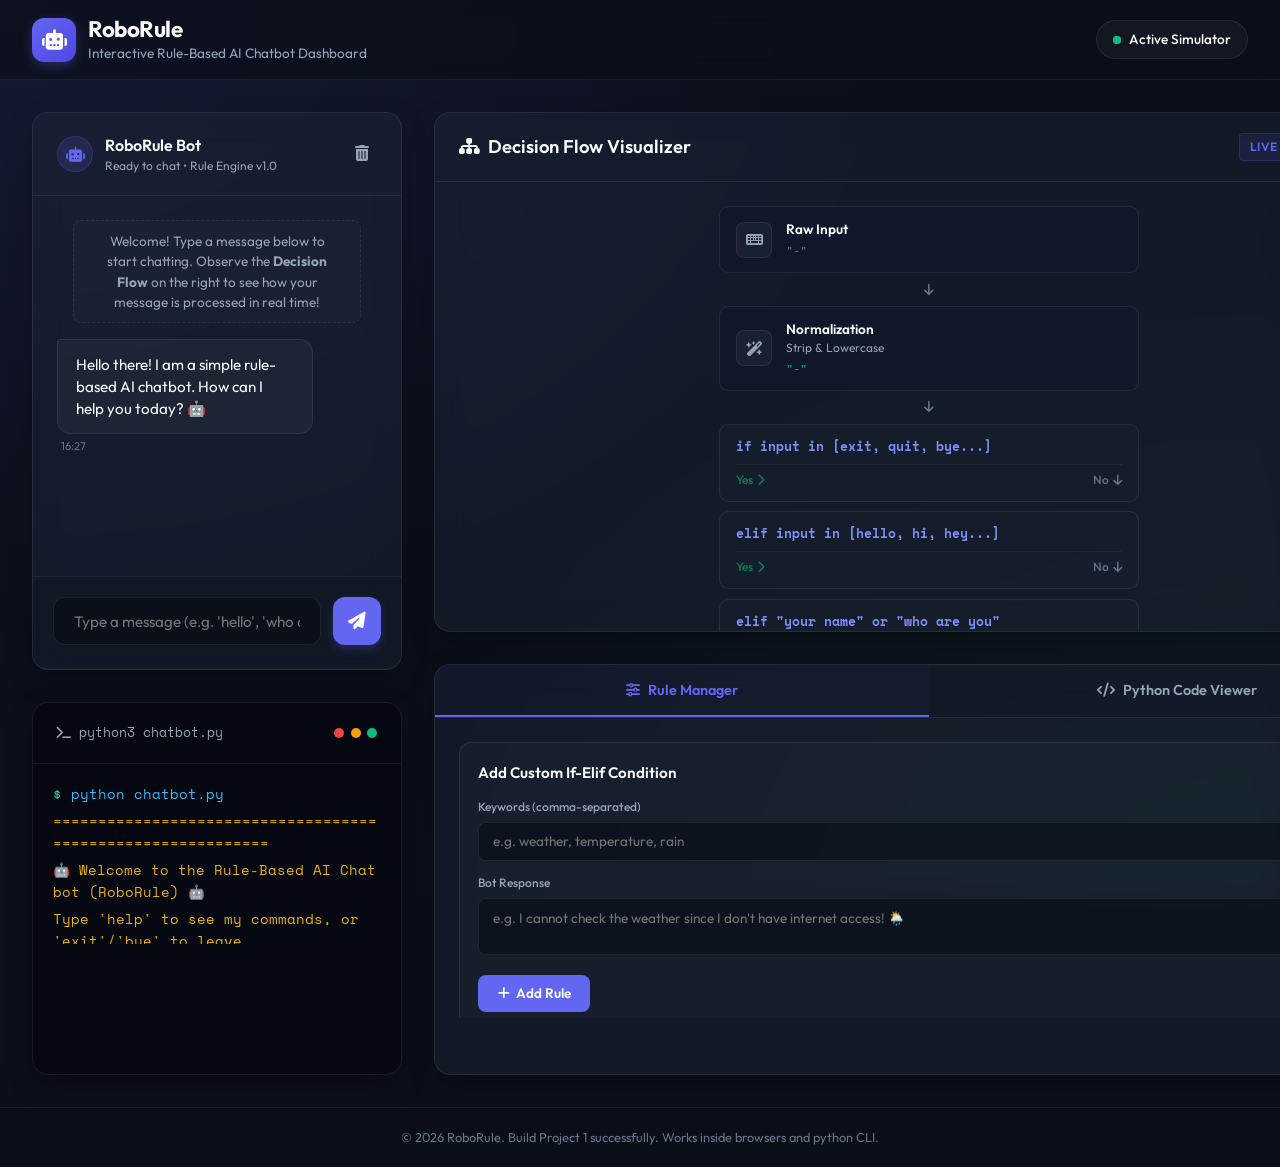
<file: index.html>
<!DOCTYPE html>
<html lang="en">
<head>
    <meta charset="UTF-8">
    <meta name="viewport" content="width=device-width, initial-scale=1.0">
    <title>RoboRule - Rule-Based AI Chatbot Simulator</title>
    <!-- Google Fonts: Outfit & Space Mono -->
    <link rel="preconnect" href="https://fonts.googleapis.com">
    <link rel="preconnect" href="https://fonts.gstatic.com" crossorigin>
    <link href="https://fonts.googleapis.com/css2?family=Outfit:wght@300;400;500;600;700;800&family=Space+Mono:ital,wght@0,400;0,700;1,400;1,700&display=swap" rel="stylesheet">
    <!-- FontAwesome for Premium Icons -->
    <link rel="stylesheet" href="https://cdnjs.cloudflare.com/ajax/libs/font-awesome/6.4.0/css/all.min.css">
    <!-- Main Stylesheet -->
    <link rel="stylesheet" href="styles.css">
</head>
<body>
    <header class="app-header">
        <div class="header-container">
            <div class="brand">
                <div class="brand-icon">
                    <i class="fa-solid fa-robot"></i>
                </div>
                <div>
                    <h1>RoboRule</h1>
                    <p class="tagline">Interactive Rule-Based AI Chatbot Dashboard</p>
                </div>
            </div>
            <div class="status-indicator">
                <span class="pulse-dot"></span>
                <span>Active Simulator</span>
            </div>
        </div>
    </header>

    <main class="dashboard-grid">
        <!-- LEFT COLUMN: Chat Interface and CLI Simulation -->
        <section class="left-panel">
            <!-- 1. Interactive Chat Simulator -->
            <div class="card chat-card">
                <div class="card-header">
                    <div class="user-info">
                        <div class="avatar">
                            <i class="fa-solid fa-robot"></i>
                        </div>
                        <div>
                            <h2>RoboRule Bot</h2>
                            <p class="status-text">Ready to chat • Rule Engine v1.0</p>
                        </div>
                    </div>
                    <div class="card-actions">
                        <button id="clear-chat-btn" title="Clear chat history">
                            <i class="fa-solid fa-trash-can"></i>
                        </button>
                    </div>
                </div>
                
                <div class="chat-history" id="chat-history">
                    <div class="message system-message">
                        <p>Welcome! Type a message below to start chatting. Observe the <strong>Decision Flow</strong> on the right to see how your message is processed in real time!</p>
                    </div>
                    <div class="message bot-message">
                        <div class="message-content">
                            Hello there! I am a simple rule-based AI chatbot. How can I help you today? 🤖
                        </div>
                        <div class="message-time">16:27</div>
                    </div>
                </div>

                <div class="chat-input-area">
                    <form id="chat-form">
                        <input type="text" id="chat-input" placeholder="Type a message (e.g. 'hello', 'who are you', 'help')..." autocomplete="off" required>
                        <button type="submit" id="send-btn">
                            <i class="fa-solid fa-paper-plane"></i>
                        </button>
                    </form>
                </div>
            </div>

            <!-- 2. Terminal Emulator -->
            <div class="card terminal-card">
                <div class="card-header">
                    <div class="terminal-title">
                        <i class="fa-solid fa-terminal"></i>
                        <span>python3 chatbot.py</span>
                    </div>
                    <div class="terminal-controls">
                        <span class="control-dot red"></span>
                        <span class="control-dot yellow"></span>
                        <span class="control-dot green"></span>
                    </div>
                </div>
                <div class="terminal-body" id="terminal-body">
                    <div class="terminal-line"><span class="prompt">$</span> python chatbot.py</div>
                    <div class="terminal-line text-yellow">============================================================</div>
                    <div class="terminal-line text-yellow">🤖 Welcome to the Rule-Based AI Chatbot (RoboRule) 🤖</div>
                    <div class="terminal-line text-yellow">Type 'help' to see my commands, or 'exit'/'bye' to leave.</div>
                    <div class="terminal-line text-yellow">============================================================</div>
                    <div class="terminal-line"><span class="prompt">You:</span> hello</div>
                    <div class="terminal-line"><span class="prompt">Bot:</span> Hello there! I am a simple rule-based AI chatbot. How can I help you today? 🤖</div>
                </div>
            </div>
        </section>

        <!-- RIGHT COLUMN: Decision Tree and Code Viewer -->
        <section class="right-panel">
            <!-- 3. Decision Logic Flow Visualizer -->
            <div class="card flow-card">
                <div class="card-header">
                    <h2><i class="fa-solid fa-sitemap"></i> Decision Flow Visualizer</h2>
                    <span class="badge">Live Execution Path</span>
                </div>
                <div class="flow-container">
                    <div class="flow-tree" id="flow-tree">
                        <!-- Node 1: Input -->
                        <div class="flow-node node-start" id="node-start">
                            <div class="node-icon"><i class="fa-solid fa-keyboard"></i></div>
                            <div class="node-content">
                                <div class="node-title">Raw Input</div>
                                <div class="node-value" id="val-raw">"-"</div>
                            </div>
                        </div>

                        <div class="flow-arrow"><i class="fa-solid fa-arrow-down"></i></div>

                        <!-- Node 2: Normalize -->
                        <div class="flow-node node-process" id="node-normalize">
                            <div class="node-icon"><i class="fa-solid fa-wand-magic-sparkles"></i></div>
                            <div class="node-content">
                                <div class="node-title">Normalization</div>
                                <div class="node-desc">Strip & Lowercase</div>
                                <div class="node-value text-green" id="val-normalized">"-"</div>
                            </div>
                        </div>

                        <div class="flow-arrow"><i class="fa-solid fa-arrow-down"></i></div>

                        <!-- Condition Chain Container -->
                        <div class="decision-chain">
                            <!-- Node 3: Exit Rule -->
                            <div class="flow-node node-decision" id="node-dec-exit">
                                <div class="node-condition">if input in [exit, quit, bye...]</div>
                                <div class="decision-branches">
                                    <div class="branch branch-yes">Yes <i class="fa-solid fa-chevron-right"></i></div>
                                    <div class="branch branch-no">No <i class="fa-solid fa-arrow-down"></i></div>
                                </div>
                            </div>

                            <!-- Node 4: Greeting Rule -->
                            <div class="flow-node node-decision" id="node-dec-greeting">
                                <div class="node-condition">elif input in [hello, hi, hey...]</div>
                                <div class="decision-branches">
                                    <div class="branch branch-yes">Yes <i class="fa-solid fa-chevron-right"></i></div>
                                    <div class="branch branch-no">No <i class="fa-solid fa-arrow-down"></i></div>
                                </div>
                            </div>

                            <!-- Node 5: Identity Rule -->
                            <div class="flow-node node-decision" id="node-dec-identity">
                                <div class="node-condition">elif "your name" or "who are you"</div>
                                <div class="decision-branches">
                                    <div class="branch branch-yes">Yes <i class="fa-solid fa-chevron-right"></i></div>
                                    <div class="branch branch-no">No <i class="fa-solid fa-arrow-down"></i></div>
                                </div>
                            </div>

                            <!-- Node 6: State Rule -->
                            <div class="flow-node node-decision" id="node-dec-state">
                                <div class="node-condition">elif "how are you" or "how is it going"</div>
                                <div class="decision-branches">
                                    <div class="branch branch-yes">Yes <i class="fa-solid fa-chevron-right"></i></div>
                                    <div class="branch branch-no">No <i class="fa-solid fa-arrow-down"></i></div>
                                </div>
                            </div>

                            <!-- Node 7: Help Rule -->
                            <div class="flow-node node-decision" id="node-dec-help">
                                <div class="node-condition">elif input in [help, what can you do...]</div>
                                <div class="decision-branches">
                                    <div class="branch branch-yes">Yes <i class="fa-solid fa-chevron-right"></i></div>
                                    <div class="branch branch-no">No <i class="fa-solid fa-arrow-down"></i></div>
                                </div>
                            </div>

                            <!-- Node 8: Custom Rules (Dynamic) -->
                            <div class="flow-node node-decision" id="node-dec-custom" style="display: none;">
                                <div class="node-condition" id="custom-condition-text">elif matches custom rules...</div>
                                <div class="decision-branches">
                                    <div class="branch branch-yes">Yes <i class="fa-solid fa-chevron-right"></i></div>
                                    <div class="branch branch-no">No <i class="fa-solid fa-arrow-down"></i></div>
                                </div>
                            </div>

                            <!-- Node 9: Fallback (else) -->
                            <div class="flow-node node-fallback" id="node-fallback">
                                <div class="node-condition text-red">else (No rules matched)</div>
                            </div>
                        </div>

                        <!-- Side Results container for matching nodes -->
                        <div class="match-indicator" id="match-indicator">
                            <div class="match-text">Match Found:</div>
                            <div class="match-value" id="match-node-val">None</div>
                        </div>
                    </div>
                </div>
            </div>

            <!-- 4. Dynamic Code View & Custom Rules Manager -->
            <div class="card control-card">
                <div class="tabs-header">
                    <button class="tab-btn active" data-tab="rules-tab"><i class="fa-solid fa-sliders"></i> Rule Manager</button>
                    <button class="tab-btn" data-tab="code-tab"><i class="fa-solid fa-code"></i> Python Code Viewer</button>
                </div>
                
                <div class="tab-content" id="rules-tab">
                    <div class="rules-manager">
                        <div class="add-rule-form">
                            <h3>Add Custom If-Elif Condition</h3>
                            <div class="input-group">
                                <label for="rule-keywords">Keywords (comma-separated)</label>
                                <input type="text" id="rule-keywords" placeholder="e.g. weather, temperature, rain">
                            </div>
                            <div class="input-group">
                                <label for="rule-response">Bot Response</label>
                                <textarea id="rule-response" placeholder="e.g. I cannot check the weather since I don't have internet access! 🌦️" rows="2"></textarea>
                            </div>
                            <button type="button" class="btn-primary" id="add-rule-btn">
                                <i class="fa-solid fa-plus"></i> Add Rule
                            </button>
                        </div>

                        <div class="rules-list-container">
                            <h3>Active System Rules</h3>
                            <div class="rules-list" id="rules-list">
                                <!-- Rules will be rendered here dynamically -->
                            </div>
                        </div>
                    </div>
                </div>

                <div class="tab-content hidden" id="code-tab">
                    <div class="code-viewer-header">
                        <span>chatbot.py (Dynamic)</span>
                        <button id="copy-code-btn" class="btn-icon" title="Copy code">
                            <i class="fa-regular fa-copy"></i>
                        </button>
                    </div>
                    <pre class="code-block"><code id="python-code-content"># Loading python code...</code></pre>
                </div>
            </div>
        </section>
    </main>

    <footer class="app-footer">
        <p>&copy; 2026 RoboRule. Build Project 1 successfully. Works inside browsers and python CLI.</p>
    </footer>

    <!-- App Logic Script -->
    <script src="app.js"></script>
</body>
</html>
</file>
<file: styles.css>
/* ==========================================================================
   RoboRule - CSS Styling Sheet
   Aesthetics: Rich dark mode, glassmorphism, glowing micro-animations
   ========================================================================== */

/* --- CSS Variables & Design Tokens --- */
:root {
    --bg-primary: #0b0f19;
    --bg-secondary: #131926;
    --bg-card: rgba(30, 41, 59, 0.45);
    --border-color: rgba(255, 255, 255, 0.08);
    --border-focus: rgba(99, 102, 241, 0.5);
    
    --text-primary: #f8fafc;
    --text-muted: #94a3b8;
    --text-dark: #64748b;
    
    --color-primary: #6366f1; /* Indigo */
    --color-primary-glow: rgba(99, 102, 241, 0.15);
    --color-success: #10b981; /* Emerald */
    --color-success-glow: rgba(16, 185, 129, 0.2);
    --color-warning: #f59e0b; /* Amber */
    --color-danger: #ef4444; /* Rose */
    --color-terminal-bg: #050811;
    
    --font-sans: 'Outfit', -apple-system, BlinkMacSystemFont, "Segoe UI", Roboto, sans-serif;
    --font-mono: 'Space Mono', monospace;
    
    --transition-fast: 0.2s ease;
    --transition-smooth: 0.35s cubic-bezier(0.4, 0, 0.2, 1);
    
    --card-shadow: 0 10px 30px -10px rgba(0, 0, 0, 0.5);
    --glow-shadow: 0 0 15px rgba(99, 102, 241, 0.4);
    --success-glow-shadow: 0 0 15px rgba(16, 185, 129, 0.4);
}

/* --- Base Reset & Setup --- */
* {
    margin: 0;
    padding: 0;
    box-sizing: border-box;
}

body {
    background-color: var(--bg-primary);
    background-image: 
        radial-gradient(at 0% 0%, rgba(99, 102, 241, 0.12) 0px, transparent 50%),
        radial-gradient(at 100% 100%, rgba(16, 185, 129, 0.08) 0px, transparent 50%);
    background-attachment: fixed;
    color: var(--text-primary);
    font-family: var(--font-sans);
    font-size: 16px;
    line-height: 1.5;
    min-height: 100vh;
    display: flex;
    flex-direction: column;
}

/* --- Layout Elements --- */
.app-header {
    background: rgba(11, 15, 25, 0.7);
    backdrop-filter: blur(12px);
    border-bottom: 1px solid var(--border-color);
    position: sticky;
    top: 0;
    z-index: 100;
}

.header-container {
    max-width: 1400px;
    margin: 0 auto;
    padding: 1rem 2rem;
    display: flex;
    justify-content: space-between;
    align-items: center;
}

.brand {
    display: flex;
    align-items: center;
    gap: 0.75rem;
}

.brand-icon {
    width: 2.75rem;
    height: 2.75rem;
    background: linear-gradient(135deg, var(--color-primary), #4f46e5);
    border-radius: 0.75rem;
    display: flex;
    align-items: center;
    justify-content: center;
    color: white;
    font-size: 1.25rem;
    box-shadow: 0 4px 12px rgba(99, 102, 241, 0.3);
}

.brand h1 {
    font-size: 1.4rem;
    font-weight: 700;
    letter-spacing: -0.02em;
    line-height: 1.2;
}

.tagline {
    font-size: 0.85rem;
    color: var(--text-muted);
}

.nav-links {
    display: flex;
    align-items: center;
}

.nav-link {
    display: flex;
    align-items: center;
    gap: 0.5rem;
    background: rgba(255, 255, 255, 0.04);
    border: 1px solid var(--border-color);
    padding: 0.5rem 1.25rem;
    border-radius: 50px;
    font-size: 0.85rem;
    font-weight: 500;
    text-decoration: none;
    color: var(--text-primary);
    transition: var(--transition-fast);
}

.nav-link:hover {
    background: rgba(99, 102, 241, 0.15);
    border-color: var(--color-primary);
    box-shadow: 0 0 10px rgba(99, 102, 241, 0.15);
}

.status-indicator {
    display: flex;
    align-items: center;
    gap: 0.5rem;
    background: rgba(255, 255, 255, 0.04);
    border: 1px solid var(--border-color);
    padding: 0.5rem 1rem;
    border-radius: 50px;
    font-size: 0.85rem;
    font-weight: 500;
}

.pulse-dot {
    width: 8px;
    height: 8px;
    background-color: var(--color-success);
    border-radius: 50%;
    position: relative;
}

.pulse-dot::after {
    content: '';
    position: absolute;
    width: 100%;
    height: 100%;
    background-color: var(--color-success);
    border-radius: 50%;
    top: 0;
    left: 0;
    animation: pulse 1.5s infinite;
}

@keyframes pulse {
    0% { transform: scale(1); opacity: 1; }
    100% { transform: scale(2.5); opacity: 0; }
}

/* --- Main Grid --- */
.dashboard-grid {
    flex: 1;
    max-width: 1400px;
    width: 100%;
    margin: 0 auto;
    padding: 2rem;
    display: grid;
    grid-template-columns: 1fr 1fr;
    gap: 2rem;
}

.left-panel, .right-panel {
    display: flex;
    flex-direction: column;
    gap: 2rem;
}

/* --- Premium Cards --- */
.card {
    background: var(--bg-card);
    backdrop-filter: blur(16px);
    -webkit-backdrop-filter: blur(16px);
    border: 1px solid var(--border-color);
    border-radius: 1rem;
    box-shadow: var(--card-shadow);
    display: flex;
    flex-direction: column;
    overflow: hidden;
    transition: transform var(--transition-fast), border-color var(--transition-fast);
}

.card:hover {
    border-color: rgba(255, 255, 255, 0.12);
}

.card-header {
    padding: 1.25rem 1.5rem;
    border-bottom: 1px solid var(--border-color);
    display: flex;
    justify-content: space-between;
    align-items: center;
}

.card-header h2 {
    font-size: 1.15rem;
    font-weight: 600;
    display: flex;
    align-items: center;
    gap: 0.5rem;
}

.badge {
    background: rgba(99, 102, 241, 0.1);
    color: var(--color-primary);
    border: 1px solid rgba(99, 102, 241, 0.2);
    font-size: 0.75rem;
    padding: 0.25rem 0.6rem;
    border-radius: 4px;
    font-weight: 600;
    letter-spacing: 0.05em;
    text-transform: uppercase;
}

/* --- Chat Card --- */
.chat-card {
    flex: 3;
    min-height: 400px;
}

.user-info {
    display: flex;
    align-items: center;
    gap: 0.75rem;
}

.avatar {
    width: 2.25rem;
    height: 2.25rem;
    background: rgba(99, 102, 241, 0.15);
    border: 1px solid rgba(99, 102, 241, 0.2);
    border-radius: 50%;
    display: flex;
    align-items: center;
    justify-content: center;
    color: var(--color-primary);
    font-size: 0.95rem;
}

.user-info h2 {
    font-size: 1rem;
    font-weight: 600;
}

.status-text {
    font-size: 0.75rem;
    color: var(--text-muted);
}

.card-actions button {
    background: none;
    border: none;
    color: var(--text-muted);
    cursor: pointer;
    font-size: 1rem;
    padding: 0.5rem;
    border-radius: 0.35rem;
    transition: var(--transition-fast);
}

.card-actions button:hover {
    color: var(--color-danger);
    background: rgba(239, 68, 68, 0.08);
}

.chat-history {
    flex: 1;
    padding: 1.5rem;
    overflow-y: auto;
    max-height: 380px;
    display: flex;
    flex-direction: column;
    gap: 1rem;
    scroll-behavior: smooth;
}

.message {
    max-width: 80%;
    animation: slideUp 0.3s cubic-bezier(0.16, 1, 0.3, 1) forwards;
}

@keyframes slideUp {
    from { opacity: 0; transform: translateY(8px); }
    to { opacity: 1; transform: translateY(0); }
}

.message-content {
    padding: 0.85rem 1.15rem;
    border-radius: 0.85rem;
    font-size: 0.95rem;
    line-height: 1.45;
    word-break: break-word;
}

.bot-message {
    align-self: flex-start;
}

.bot-message .message-content {
    background: rgba(255, 255, 255, 0.04);
    border: 1px solid var(--border-color);
    border-top-left-radius: 0.15rem;
    color: var(--text-primary);
}

.user-message {
    align-self: flex-end;
}

.user-message .message-content {
    background: var(--color-primary);
    border-top-right-radius: 0.15rem;
    color: white;
    box-shadow: 0 4px 15px rgba(99, 102, 241, 0.2);
}

.system-message {
    align-self: center;
    max-width: 90%;
    text-align: center;
}

.system-message p {
    font-size: 0.85rem;
    color: var(--text-muted);
    background: rgba(255, 255, 255, 0.02);
    border: 1px dashed var(--border-color);
    padding: 0.6rem 1.2rem;
    border-radius: 0.5rem;
}

.message-time {
    font-size: 0.7rem;
    color: var(--text-dark);
    margin-top: 0.25rem;
    padding: 0 0.25rem;
}

.user-message .message-time {
    text-align: right;
}

/* Typing Indicator */
.typing-indicator {
    display: flex;
    gap: 4px;
    padding: 8px 0;
    align-items: center;
    justify-content: center;
    width: 40px;
}

.typing-dot {
    width: 6px;
    height: 6px;
    background: var(--text-muted);
    border-radius: 50%;
    animation: typing 1.4s infinite ease-in-out both;
}

.typing-dot:nth-child(1) { animation-delay: -0.32s; }
.typing-dot:nth-child(2) { animation-delay: -0.16s; }

@keyframes typing {
    0%, 80%, 100% { transform: scale(0); }
    40% { transform: scale(1); }
}

/* Chat Input Form */
.chat-input-area {
    padding: 1.25rem;
    border-top: 1px solid var(--border-color);
    background: rgba(11, 15, 25, 0.2);
}

#chat-form {
    display: flex;
    gap: 0.75rem;
}

#chat-input {
    flex: 1;
    background: rgba(5, 8, 17, 0.5);
    border: 1px solid var(--border-color);
    border-radius: 0.75rem;
    color: var(--text-primary);
    padding: 0.85rem 1.25rem;
    font-family: var(--font-sans);
    font-size: 0.95rem;
    transition: var(--transition-fast);
    outline: none;
}

#chat-input:focus {
    border-color: var(--color-primary);
    box-shadow: 0 0 10px rgba(99, 102, 241, 0.15);
}

#send-btn {
    width: 3rem;
    height: 3rem;
    background: var(--color-primary);
    border: none;
    border-radius: 0.75rem;
    color: white;
    font-size: 1.1rem;
    cursor: pointer;
    display: flex;
    align-items: center;
    justify-content: center;
    transition: var(--transition-fast);
    box-shadow: 0 4px 10px rgba(99, 102, 241, 0.25);
}

#send-btn:hover {
    background: #4f46e5;
    transform: translateY(-2px);
    box-shadow: 0 6px 15px rgba(99, 102, 241, 0.35);
}

#send-btn:active {
    transform: translateY(0);
}

/* --- Terminal Emulator --- */
.terminal-card {
    flex: 2;
    min-height: 220px;
    background: var(--color-terminal-bg);
}

.terminal-title {
    display: flex;
    align-items: center;
    gap: 0.5rem;
    font-family: var(--font-mono);
    font-size: 0.8rem;
    color: var(--text-muted);
}

.terminal-controls {
    display: flex;
    gap: 0.4rem;
}

.control-dot {
    width: 10px;
    height: 10px;
    border-radius: 50%;
}

.control-dot.red { background: var(--color-danger); }
.control-dot.yellow { background: var(--color-warning); }
.control-dot.green { background: var(--color-success); }

.terminal-body {
    flex: 1;
    padding: 1.25rem;
    font-family: var(--font-mono);
    font-size: 0.85rem;
    line-height: 1.6;
    overflow-y: auto;
    max-height: 180px;
    color: #38bdf8; /* sky-400 */
}

.terminal-line {
    margin-bottom: 0.35rem;
    word-break: break-all;
    white-space: pre-wrap;
}

.terminal-line .prompt {
    color: #34d399; /* emerald-400 */
}

.terminal-line.text-yellow {
    color: #eab308;
}

/* --- Flow Visualizer --- */
.flow-card {
    flex: 5;
    min-height: 520px;
}

.flow-container {
    flex: 1;
    padding: 1.5rem;
    overflow-y: auto;
    max-height: 480px;
    position: relative;
}

.flow-tree {
    display: flex;
    flex-direction: column;
    align-items: center;
    gap: 0.6rem;
    width: 100%;
}

.flow-node {
    width: 85%;
    max-width: 420px;
    background: rgba(15, 23, 42, 0.6);
    border: 1px solid var(--border-color);
    border-radius: 0.6rem;
    padding: 0.75rem 1rem;
    display: flex;
    align-items: center;
    gap: 0.85rem;
    position: relative;
    transition: var(--transition-smooth);
}

.flow-node.active-eval {
    border-color: var(--color-warning);
    box-shadow: 0 0 12px rgba(245, 158, 11, 0.25);
    background: rgba(245, 158, 11, 0.05);
}

.flow-node.active-match {
    border-color: var(--color-success);
    box-shadow: var(--success-glow-shadow);
    background: rgba(16, 185, 129, 0.08);
}

.flow-node.active-match .node-icon {
    background: var(--color-success);
    color: white;
}

.node-icon {
    width: 2.25rem;
    height: 2.25rem;
    background: rgba(255, 255, 255, 0.04);
    border: 1px solid var(--border-color);
    border-radius: 0.5rem;
    display: flex;
    align-items: center;
    justify-content: center;
    color: var(--text-muted);
    font-size: 0.95rem;
    transition: var(--transition-smooth);
}

.node-content {
    flex: 1;
    min-width: 0;
}

.node-title {
    font-size: 0.85rem;
    font-weight: 600;
    color: var(--text-primary);
}

.node-desc {
    font-size: 0.75rem;
    color: var(--text-muted);
}

.node-value {
    font-size: 0.75rem;
    font-family: var(--font-mono);
    color: var(--text-dark);
    margin-top: 0.15rem;
    word-break: break-all;
    overflow: hidden;
    text-overflow: ellipsis;
    white-space: nowrap;
}

.node-value.text-green {
    color: var(--color-success);
}

.flow-arrow {
    font-size: 0.8rem;
    color: var(--text-dark);
    line-height: 1;
    transition: var(--transition-smooth);
}

.flow-arrow.active-eval {
    color: var(--color-warning);
    transform: scale(1.1);
}

/* Decision Nodes styling */
.decision-chain {
    width: 100%;
    display: flex;
    flex-direction: column;
    align-items: center;
    gap: 0.6rem;
}

.node-decision {
    background: rgba(30, 41, 59, 0.2);
    flex-direction: column;
    align-items: stretch;
    gap: 0.5rem;
    padding: 0.75rem 1rem;
}

.node-condition {
    font-family: var(--font-mono);
    font-size: 0.8rem;
    font-weight: 700;
    color: #818cf8; /* indigo-400 */
}

.decision-branches {
    display: flex;
    justify-content: space-between;
    font-size: 0.75rem;
    border-top: 1px solid rgba(255, 255, 255, 0.05);
    padding-top: 0.35rem;
}

.branch {
    color: var(--text-dark);
    display: flex;
    align-items: center;
    gap: 0.25rem;
    font-weight: 500;
}

.branch-yes {
    color: rgba(16, 185, 129, 0.6);
}

.node-decision.active-match .branch-yes {
    color: var(--color-success);
    font-weight: 700;
    animation: textPulse 1s infinite alternate;
}

@keyframes textPulse {
    from { text-shadow: 0 0 2px rgba(16, 185, 129, 0.2); }
    to { text-shadow: 0 0 8px rgba(16, 185, 129, 0.6); }
}

.node-fallback {
    border-style: dashed;
    border-color: rgba(239, 68, 68, 0.2);
}

.node-fallback.active-match {
    border-color: var(--color-danger);
    background: rgba(239, 68, 68, 0.08);
    box-shadow: 0 0 15px rgba(239, 68, 68, 0.3);
}

/* Floating Match Indicator */
.match-indicator {
    position: absolute;
    top: 1.5rem;
    right: 1.5rem;
    background: rgba(15, 23, 42, 0.85);
    border: 1px solid var(--border-color);
    padding: 0.5rem 0.85rem;
    border-radius: 0.5rem;
    font-size: 0.75rem;
    box-shadow: var(--card-shadow);
    display: flex;
    flex-direction: column;
    align-items: flex-end;
}

.match-text {
    color: var(--text-muted);
    font-size: 0.65rem;
    text-transform: uppercase;
    letter-spacing: 0.05em;
}

.match-value {
    color: var(--color-success);
    font-weight: 700;
    font-size: 0.85rem;
}

/* --- Control Cards & Tab Panels --- */
.control-card {
    flex: 4;
    min-height: 380px;
}

.tabs-header {
    display: flex;
    border-bottom: 1px solid var(--border-color);
    background: rgba(11, 15, 25, 0.2);
}

.tab-btn {
    flex: 1;
    background: none;
    border: none;
    color: var(--text-muted);
    padding: 1rem;
    font-family: var(--font-sans);
    font-weight: 600;
    font-size: 0.9rem;
    cursor: pointer;
    transition: var(--transition-fast);
    border-bottom: 2px solid transparent;
    display: flex;
    align-items: center;
    justify-content: center;
    gap: 0.5rem;
}

.tab-btn:hover {
    color: var(--text-primary);
    background: rgba(255, 255, 255, 0.02);
}

.tab-btn.active {
    color: var(--color-primary);
    border-bottom-color: var(--color-primary);
    background: rgba(99, 102, 241, 0.03);
}

.tab-content {
    flex: 1;
    padding: 1.5rem;
    display: flex;
    flex-direction: column;
    overflow-y: auto;
    max-height: 300px;
}

.tab-content.hidden {
    display: none !important;
}

/* Rules Manager Styling */
.rules-manager {
    display: flex;
    flex-direction: column;
    gap: 1.5rem;
}

.add-rule-form {
    background: rgba(255, 255, 255, 0.02);
    border: 1px solid var(--border-color);
    border-radius: 0.75rem;
    padding: 1.15rem;
}

.add-rule-form h3 {
    font-size: 0.95rem;
    font-weight: 600;
    margin-bottom: 0.85rem;
    color: var(--text-primary);
}

.input-group {
    margin-bottom: 0.85rem;
}

.input-group label {
    display: block;
    font-size: 0.75rem;
    font-weight: 500;
    color: var(--text-muted);
    margin-bottom: 0.35rem;
}

.input-group input, .input-group textarea {
    width: 100%;
    background: rgba(5, 8, 17, 0.5);
    border: 1px solid var(--border-color);
    border-radius: 0.5rem;
    color: var(--text-primary);
    padding: 0.6rem 0.85rem;
    font-family: var(--font-sans);
    font-size: 0.85rem;
    outline: none;
    transition: var(--transition-fast);
}

.input-group textarea {
    resize: none;
}

.input-group input:focus, .input-group textarea:focus {
    border-color: var(--color-primary);
    box-shadow: 0 0 8px rgba(99, 102, 241, 0.12);
}

.btn-primary {
    background: var(--color-primary);
    color: white;
    border: none;
    padding: 0.6rem 1.2rem;
    border-radius: 0.5rem;
    font-family: var(--font-sans);
    font-size: 0.85rem;
    font-weight: 600;
    cursor: pointer;
    display: inline-flex;
    align-items: center;
    gap: 0.4rem;
    transition: var(--transition-fast);
}

.btn-primary:hover {
    background: #4f46e5;
    transform: translateY(-1px);
}

.rules-list-container h3 {
    font-size: 0.95rem;
    font-weight: 600;
    margin-bottom: 0.75rem;
    color: var(--text-primary);
}

.rules-list {
    display: flex;
    flex-direction: column;
    gap: 0.6rem;
}

.rule-item {
    background: rgba(255, 255, 255, 0.02);
    border: 1px solid var(--border-color);
    border-radius: 0.5rem;
    padding: 0.75rem;
    display: flex;
    justify-content: space-between;
    align-items: center;
    gap: 1rem;
}

.rule-item-content {
    flex: 1;
    min-width: 0;
}

.rule-item-keywords {
    display: flex;
    flex-wrap: wrap;
    gap: 0.35rem;
    margin-bottom: 0.25rem;
}

.tag-badge {
    background: rgba(99, 102, 241, 0.12);
    color: #a5b4fc; /* indigo-300 */
    border: 1px solid rgba(99, 102, 241, 0.2);
    font-size: 0.7rem;
    font-family: var(--font-mono);
    padding: 0.15rem 0.4rem;
    border-radius: 3px;
}

.rule-item-response {
    font-size: 0.8rem;
    color: var(--text-muted);
    overflow: hidden;
    text-overflow: ellipsis;
    white-space: nowrap;
}

.rule-item-actions button {
    background: none;
    border: none;
    color: var(--text-dark);
    cursor: pointer;
    padding: 0.4rem;
    border-radius: 0.25rem;
    transition: var(--transition-fast);
}

.rule-item-actions button:hover {
    color: var(--color-danger);
    background: rgba(239, 68, 68, 0.08);
}

/* Code Viewer tab */
.code-viewer-header {
    display: flex;
    justify-content: space-between;
    align-items: center;
    margin-bottom: 0.75rem;
    font-size: 0.8rem;
    color: var(--text-muted);
    font-family: var(--font-mono);
}

.btn-icon {
    background: none;
    border: none;
    color: var(--text-muted);
    cursor: pointer;
    padding: 0.4rem;
    border-radius: 0.35rem;
    transition: var(--transition-fast);
}

.btn-icon:hover {
    color: var(--color-primary);
    background: rgba(99, 102, 241, 0.08);
}

.code-block {
    background: var(--color-terminal-bg);
    border: 1px solid var(--border-color);
    border-radius: 0.5rem;
    padding: 1.15rem;
    overflow: auto;
    flex: 1;
    font-family: var(--font-mono);
    font-size: 0.8rem;
    line-height: 1.5;
    color: #e2e8f0;
}

/* --- Footer Elements --- */
.app-footer {
    background: rgba(11, 15, 25, 0.5);
    border-top: 1px solid var(--border-color);
    padding: 1.25rem;
    text-align: center;
    font-size: 0.8rem;
    color: var(--text-dark);
}

/* --- Responsive Adjustments --- */
@media (max-width: 1024px) {
    .dashboard-grid {
        grid-template-columns: 1fr;
    }
}

@media (max-width: 600px) {
    .header-container {
        flex-direction: column;
        align-items: flex-start;
        gap: 1rem;
    }
    
    .status-indicator {
        align-self: flex-end;
    }
    
    .dashboard-grid {
        padding: 1rem;
    }
    
    .flow-node {
        width: 100%;
    }
}
</file>
